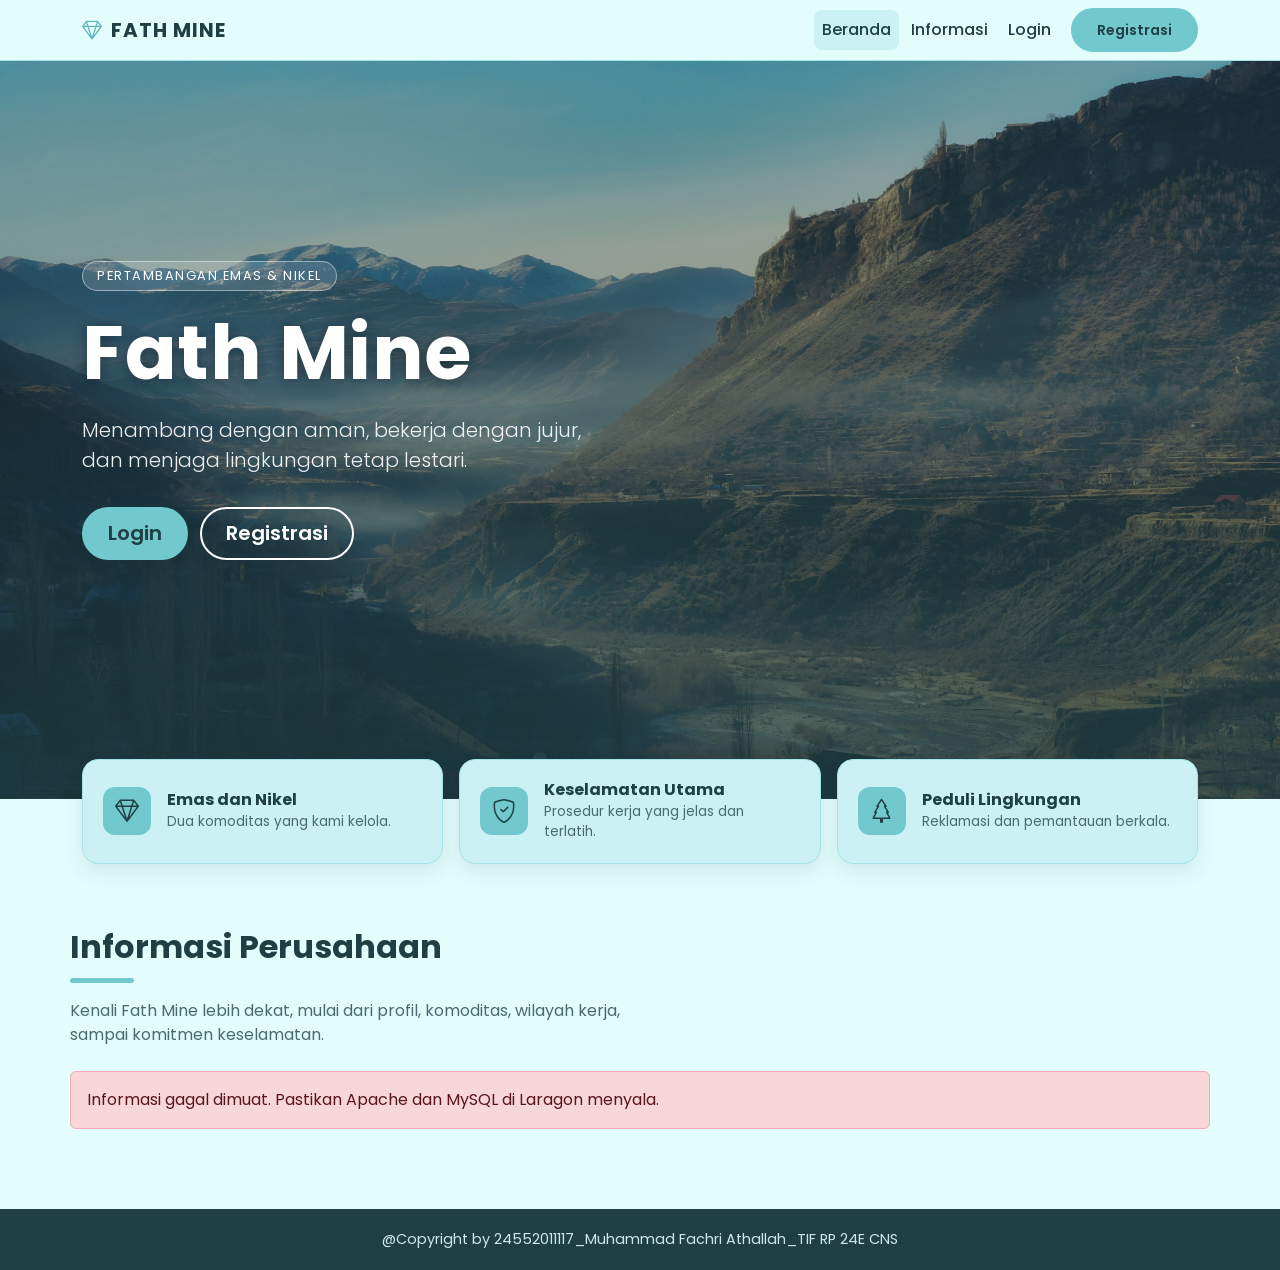
<file: project-1/index.html>
<!doctype html>
<html lang="id">
  <head>
    <meta charset="UTF-8" />
    <meta name="viewport" content="width=device-width, initial-scale=1" />
    <title>Beranda - Fath Mine</title>
    <link rel="preconnect" href="https://fonts.googleapis.com" />
    <link rel="preconnect" href="https://fonts.gstatic.com" crossorigin />
    <link
      href="https://fonts.googleapis.com/css2?family=Poppins:wght@400;500;600;700&display=swap"
      rel="stylesheet"
    />
    <link
      href="https://cdn.jsdelivr.net/npm/bootstrap@5.3.3/dist/css/bootstrap.min.css"
      rel="stylesheet"
    />
    <link
      href="https://cdn.jsdelivr.net/npm/bootstrap-icons@1.11.3/font/bootstrap-icons.min.css"
      rel="stylesheet"
    />
    <link href="css/style.css" rel="stylesheet" />
  </head>
  <body class="d-flex flex-column min-vh-100">
    <nav class="navbar navbar-expand-lg navbar-fm sticky-top">
      <div class="container">
        <a class="navbar-brand" href="index.html"
          ><i class="bi bi-gem"></i> FATH MINE</a
        >
        <button
          class="navbar-toggler"
          type="button"
          data-bs-toggle="collapse"
          data-bs-target="#menuNav"
          aria-label="Buka menu"
        >
          <span class="navbar-toggler-icon"></span>
        </button>
        <div class="collapse navbar-collapse" id="menuNav">
          <ul class="navbar-nav ms-auto align-items-lg-center gap-lg-1">
            <li class="nav-item">
              <a class="nav-link active" href="index.html">Beranda</a>
            </li>
            <li class="nav-item">
              <a class="nav-link" href="#informasi">Informasi</a>
            </li>
            <li class="nav-item" id="navLogin">
              <a class="nav-link" href="login.html">Login</a>
            </li>
            <li class="nav-item ms-lg-2" id="navRegistrasi">
              <a class="btn btn-aksen btn-sm" href="register.html"
                >Registrasi</a
              >
            </li>
          </ul>
        </div>
      </div>
    </nav>

    <header class="hero-beranda">
      <div class="container">
        <span class="hero-label">PERTAMBANGAN EMAS &amp; NIKEL</span>
        <h1>Fath Mine</h1>
        <p class="lead">
          Menambang dengan aman, bekerja dengan jujur, dan menjaga lingkungan
          tetap lestari.
        </p>
        <div id="aksiHero">
          <a href="login.html" class="btn btn-aksen btn-lg me-2 mb-2">Login</a>
          <a href="register.html" class="btn btn-garis-terang btn-lg mb-2"
            >Registrasi</a
          >
        </div>
      </div>
    </header>

    <main>
      <section class="pilar-strip">
        <div class="container">
          <div class="row g-3">
            <div class="col-md-4">
              <div class="pilar">
                <i class="bi bi-gem"></i>
                <div>
                  <h6>Emas dan Nikel</h6>
                  <p>Dua komoditas yang kami kelola.</p>
                </div>
              </div>
            </div>
            <div class="col-md-4">
              <div class="pilar">
                <i class="bi bi-shield-check"></i>
                <div>
                  <h6>Keselamatan Utama</h6>
                  <p>Prosedur kerja yang jelas dan terlatih.</p>
                </div>
              </div>
            </div>
            <div class="col-md-4">
              <div class="pilar">
                <i class="bi bi-tree"></i>
                <div>
                  <h6>Peduli Lingkungan</h6>
                  <p>Reklamasi dan pemantauan berkala.</p>
                </div>
              </div>
            </div>
          </div>
        </div>
      </section>

      <section id="informasi" class="container bagian">
        <h2>Informasi Perusahaan</h2>
        <div class="garis-aksen"></div>
        <p class="sub-bagian mb-4">
          Kenali Fath Mine lebih dekat, mulai dari profil, komoditas, wilayah
          kerja, sampai komitmen keselamatan.
        </p>

        <div class="row g-4" id="daftarInformasi">
          <div class="col-12 text-center py-5">
            <div class="spinner-border" role="status" aria-label="Memuat"></div>
          </div>
        </div>
      </section>
    </main>

    <footer class="footer-fm mt-auto">
      <div class="container">
        @Copyright by 24552011117_Muhammad Fachri Athallah_TIF RP 24E CNS
      </div>
    </footer>

    <script src="https://cdn.jsdelivr.net/npm/bootstrap@5.3.3/dist/js/bootstrap.bundle.min.js"></script>
    <script src="js/api.js"></script>
    <script>
      function buatKartu(item) {
        const gambar = item.gambar
          ? `<img src="img/${encodeURIComponent(item.gambar)}" alt="${escapeHtml(item.judul)}" loading="lazy" onerror="this.remove()">`
          : "";

        return `
                <div class="col-md-6 col-lg-4">
                    <a href="detail.html?id=${encodeURIComponent(item.id)}" class="kartu-foto">
                        ${gambar}
                        <div class="kartu-isi">
                            <h3>${escapeHtml(item.judul)}</h3>
                            <p>${escapeHtml(item.ringkasan)}</p>
                            <span class="selengkapnya">Lihat detail <i class="bi bi-arrow-right"></i></span>
                        </div>
                    </a>
                </div>`;
      }

      async function muatInformasi() {
        const wadah = document.getElementById("daftarInformasi");

        try {
          const hasil = await panggilApi("informasi.php");

          if (hasil.success && hasil.data.length > 0) {
            wadah.innerHTML = hasil.data.map(buatKartu).join("");
          } else {
            wadah.innerHTML = `<div class="col-12"><div class="alert alert-warning">Belum ada informasi yang tersedia.</div></div>`;
          }
        } catch (error) {
          wadah.innerHTML = `<div class="col-12"><div class="alert alert-danger">Informasi gagal dimuat. Pastikan Apache dan MySQL di Laragon menyala.</div></div>`;
        }
      }

      muatInformasi();
      sesuaikanTampilanLogin();
    </script>
  </body>
</html>
</file>
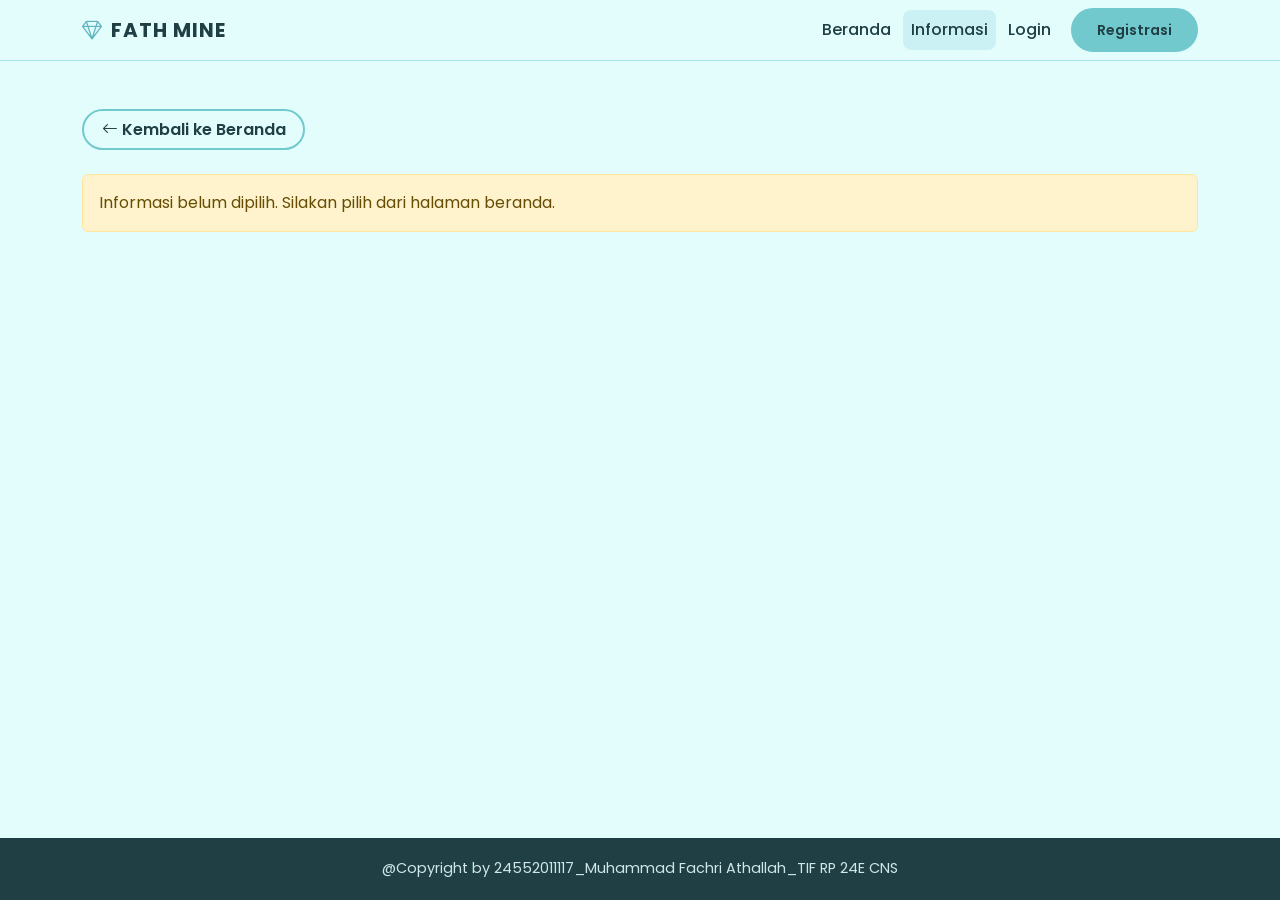
<file: project-1/detail.html>
<!doctype html>
<html lang="id">
  <head>
    <meta charset="UTF-8" />
    <meta name="viewport" content="width=device-width, initial-scale=1" />
    <title>Detail Informasi - Fath Mine</title>
    <link rel="preconnect" href="https://fonts.googleapis.com" />
    <link rel="preconnect" href="https://fonts.gstatic.com" crossorigin />
    <link
      href="https://fonts.googleapis.com/css2?family=Poppins:wght@400;500;600;700&display=swap"
      rel="stylesheet"
    />
    <link
      href="https://cdn.jsdelivr.net/npm/bootstrap@5.3.3/dist/css/bootstrap.min.css"
      rel="stylesheet"
    />
    <link
      href="https://cdn.jsdelivr.net/npm/bootstrap-icons@1.11.3/font/bootstrap-icons.min.css"
      rel="stylesheet"
    />
    <link href="css/style.css" rel="stylesheet" />
  </head>
  <body class="d-flex flex-column min-vh-100">
    <nav class="navbar navbar-expand-lg navbar-fm sticky-top">
      <div class="container">
        <a class="navbar-brand" href="index.html"
          ><i class="bi bi-gem"></i> FATH MINE</a
        >
        <button
          class="navbar-toggler"
          type="button"
          data-bs-toggle="collapse"
          data-bs-target="#menuNav"
          aria-label="Buka menu"
        >
          <span class="navbar-toggler-icon"></span>
        </button>
        <div class="collapse navbar-collapse" id="menuNav">
          <ul class="navbar-nav ms-auto align-items-lg-center gap-lg-1">
            <li class="nav-item">
              <a class="nav-link" href="index.html">Beranda</a>
            </li>
            <li class="nav-item">
              <a class="nav-link active" href="index.html#informasi"
                >Informasi</a
              >
            </li>
            <li class="nav-item" id="navLogin">
              <a class="nav-link" href="login.html">Login</a>
            </li>
            <li class="nav-item ms-lg-2" id="navRegistrasi">
              <a class="btn btn-aksen btn-sm" href="register.html"
                >Registrasi</a
              >
            </li>
          </ul>
        </div>
      </div>
    </nav>

    <main class="container py-4 py-md-5">
      <a href="index.html#informasi" class="btn btn-kembali mb-4"
        ><i class="bi bi-arrow-left"></i> Kembali ke Beranda</a
      >
      <div id="isiDetail">
        <div class="text-center py-5">
          <div class="spinner-border" role="status" aria-label="Memuat"></div>
        </div>
      </div>
    </main>

    <footer class="footer-fm mt-auto">
      <div class="container">
        @Copyright by 24552011117_Muhammad Fachri Athallah_TIF RP 24E CNS
      </div>
    </footer>

    <script src="https://cdn.jsdelivr.net/npm/bootstrap@5.3.3/dist/js/bootstrap.bundle.min.js"></script>
    <script src="js/api.js"></script>
    <script>
      async function muatInformasiLain(idSekarang) {
        const wadah = document.getElementById("daftarLain");

        try {
          const hasil = await panggilApi("informasi.php");

          if (hasil.success) {
            const lain = hasil.data.filter(function (x) {
              return Number(x.id) !== Number(idSekarang);
            });

            wadah.innerHTML = lain
              .map(function (x) {
                const thumb = x.gambar
                  ? `<img src="img/${encodeURIComponent(x.gambar)}" alt="" loading="lazy" onerror="this.remove()">`
                  : `<div class="thumb-kosong"></div>`;

                return `
                            <a class="item-lain" href="detail.html?id=${encodeURIComponent(x.id)}">
                                ${thumb}
                                <span class="judul-lain">${escapeHtml(x.judul)}</span>
                            </a>`;
              })
              .join("");
          }
        } catch (error) {
          wadah.innerHTML = "";
        }
      }

      async function muatDetail() {
        const wadah = document.getElementById("isiDetail");
        const id = new URLSearchParams(window.location.search).get("id");

        if (!id) {
          wadah.innerHTML = `<div class="alert alert-warning">Informasi belum dipilih. Silakan pilih dari halaman beranda.</div>`;
          return;
        }

        try {
          const hasil = await panggilApi(
            "informasi.php?id=" + encodeURIComponent(id),
          );

          if (hasil.success) {
            const item = hasil.data;
            document.title = item.judul + " - Fath Mine";

            const gambar = item.gambar
              ? `<img src="img/${encodeURIComponent(item.gambar)}" alt="${escapeHtml(item.judul)}" onerror="this.remove()">`
              : "";

            wadah.innerHTML = `
                        <div class="banner-detail mb-4">
                            ${gambar}
                            <div class="banner-isi">
                                <span class="hero-label">INFORMASI PERUSAHAAN</span>
                                <h1>${escapeHtml(item.judul)}</h1>
                                <p>${escapeHtml(item.ringkasan)}</p>
                            </div>
                        </div>

                        <div class="row g-4">
                            <div class="col-lg-8">
                                <article class="panel-isi">
                                    <p class="teks-detail">${escapeHtml(item.isi)}</p>
                                </article>
                            </div>
                            <div class="col-lg-4">
                                <aside class="panel-isi">
                                    <h5 class="mb-3">Informasi Lainnya</h5>
                                    <div id="daftarLain"></div>
                                </aside>
                            </div>
                        </div>`;

            muatInformasiLain(item.id);
          } else {
            wadah.innerHTML = `<div class="alert alert-warning">${escapeHtml(hasil.message)}</div>`;
          }
        } catch (error) {
          wadah.innerHTML = `<div class="alert alert-danger">Detail gagal dimuat. Pastikan Apache dan MySQL di Laragon menyala.</div>`;
        }
      }

      muatDetail();
      sesuaikanTampilanLogin();
    </script>
  </body>
</html>
</file>
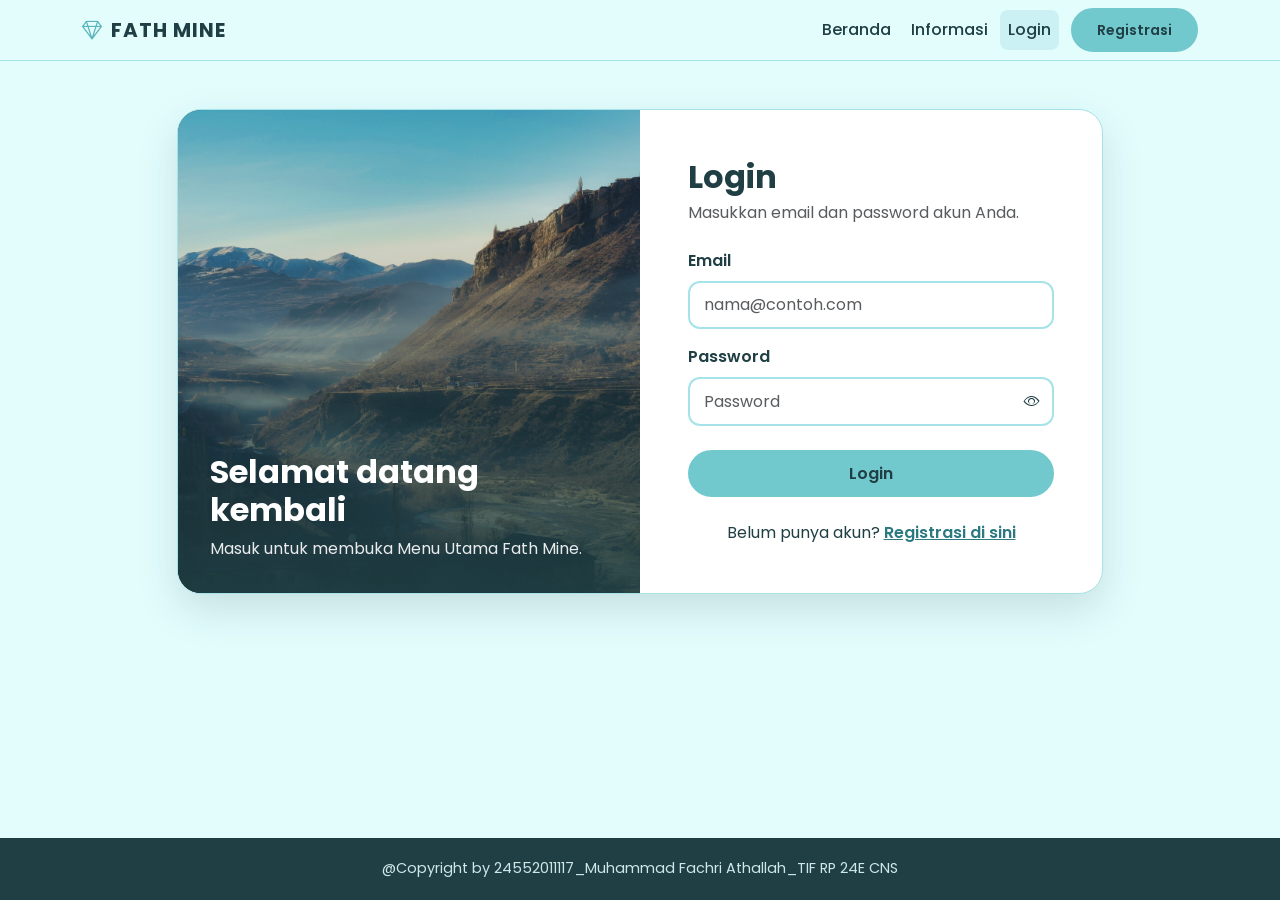
<file: project-1/login.html>
<!doctype html>
<html lang="id">
  <head>
    <meta charset="UTF-8" />
    <meta name="viewport" content="width=device-width, initial-scale=1" />
    <title>Login - Fath Mine</title>
    <link rel="preconnect" href="https://fonts.googleapis.com" />
    <link rel="preconnect" href="https://fonts.gstatic.com" crossorigin />
    <link
      href="https://fonts.googleapis.com/css2?family=Poppins:wght@400;500;600;700&display=swap"
      rel="stylesheet"
    />
    <link
      href="https://cdn.jsdelivr.net/npm/bootstrap@5.3.3/dist/css/bootstrap.min.css"
      rel="stylesheet"
    />
    <link
      href="https://cdn.jsdelivr.net/npm/bootstrap-icons@1.11.3/font/bootstrap-icons.min.css"
      rel="stylesheet"
    />
    <link href="css/style.css" rel="stylesheet" />
  </head>
  <body class="d-flex flex-column min-vh-100">
    <nav class="navbar navbar-expand-lg navbar-fm sticky-top">
      <div class="container">
        <a class="navbar-brand" href="index.html"
          ><i class="bi bi-gem"></i> FATH MINE</a
        >
        <button
          class="navbar-toggler"
          type="button"
          data-bs-toggle="collapse"
          data-bs-target="#menuNav"
          aria-label="Buka menu"
        >
          <span class="navbar-toggler-icon"></span>
        </button>
        <div class="collapse navbar-collapse" id="menuNav">
          <ul class="navbar-nav ms-auto align-items-lg-center gap-lg-1">
            <li class="nav-item">
              <a class="nav-link" href="index.html">Beranda</a>
            </li>
            <li class="nav-item">
              <a class="nav-link" href="index.html#informasi">Informasi</a>
            </li>
            <li class="nav-item">
              <a class="nav-link active" href="login.html">Login</a>
            </li>
            <li class="nav-item ms-lg-2">
              <a class="btn btn-aksen btn-sm" href="register.html"
                >Registrasi</a
              >
            </li>
          </ul>
        </div>
      </div>
    </nav>

    <main class="container py-4 py-md-5">
      <div class="row justify-content-center">
        <div class="col-xl-10">
          <div class="auth-kartu">
            <div class="auth-foto">
              <div class="auth-foto-isi">
                <h2>Selamat datang kembali</h2>
                <p>Masuk untuk membuka Menu Utama Fath Mine.</p>
              </div>
            </div>

            <div class="auth-form">
              <h2 class="mb-1">Login</h2>
              <p class="text-muted mb-4">
                Masukkan email dan password akun Anda.
              </p>

              <div id="pesan"></div>

              <form id="formLogin" novalidate>
                <div class="mb-3">
                  <label for="email" class="form-label">Email</label>
                  <input
                    type="email"
                    class="form-control"
                    id="email"
                    placeholder="nama@contoh.com"
                  />
                </div>
                <div class="mb-4">
                  <label for="password" class="form-label">Password</label>
                  <div class="input-group">
                    <input
                      type="password"
                      class="form-control"
                      id="password"
                      placeholder="Password"
                    />
                    <button
                      type="button"
                      class="btn btn-lihat"
                      id="lihatPassword"
                      aria-label="Tampilkan password"
                    >
                      <i class="bi bi-eye"></i>
                    </button>
                  </div>
                </div>
                <button type="submit" class="btn btn-aksen w-100" id="tombol">
                  Login
                </button>
              </form>

              <p class="text-center mt-4 mb-0">
                Belum punya akun? <a href="register.html">Registrasi di sini</a>
              </p>
            </div>
          </div>
        </div>
      </div>
    </main>

    <footer class="footer-fm mt-auto">
      <div class="container">
        @Copyright by 24552011117_Muhammad Fachri Athallah_TIF RP 24E CNS
      </div>
    </footer>

    <script src="https://cdn.jsdelivr.net/npm/bootstrap@5.3.3/dist/js/bootstrap.bundle.min.js"></script>
    <script src="js/api.js"></script>
    <script>
      if (ambilLogin()) {
        window.location.href = "menu.html";
      }
      function tampilkanPesan(jenis, teks) {
        document.getElementById("pesan").innerHTML =
          `<div class="alert alert-${jenis}">${escapeHtml(teks)}</div>`;
      }

      pasangTombolLihat("password", "lihatPassword");

      document
        .getElementById("formLogin")
        .addEventListener("submit", async function (e) {
          e.preventDefault();

          const email = document.getElementById("email").value.trim();
          const password = document.getElementById("password").value;
          const tombol = document.getElementById("tombol");

          // Validasi input memakai struktur percabangan if
          if (email === "") {
            tampilkanPesan("danger", "Email wajib diisi.");
          } else if (password === "") {
            tampilkanPesan("danger", "Password wajib diisi.");
          } else {
            tombol.disabled = true;
            try {
              const hasil = await panggilApi("login.php", "POST", {
                email: email,
                password: password,
              });

              // Validasi hasil login memakai if
              if (hasil.success) {
                simpanLogin(hasil.data);
                window.location.href = "menu.html";
              } else {
                tampilkanPesan("danger", hasil.message);
                tombol.disabled = false;
              }
            } catch (error) {
              tampilkanPesan(
                "danger",
                "Tidak dapat terhubung ke server. Pastikan Apache dan MySQL di Laragon menyala.",
              );
              tombol.disabled = false;
            }
          }
        });
    </script>
  </body>
</html>
</file>
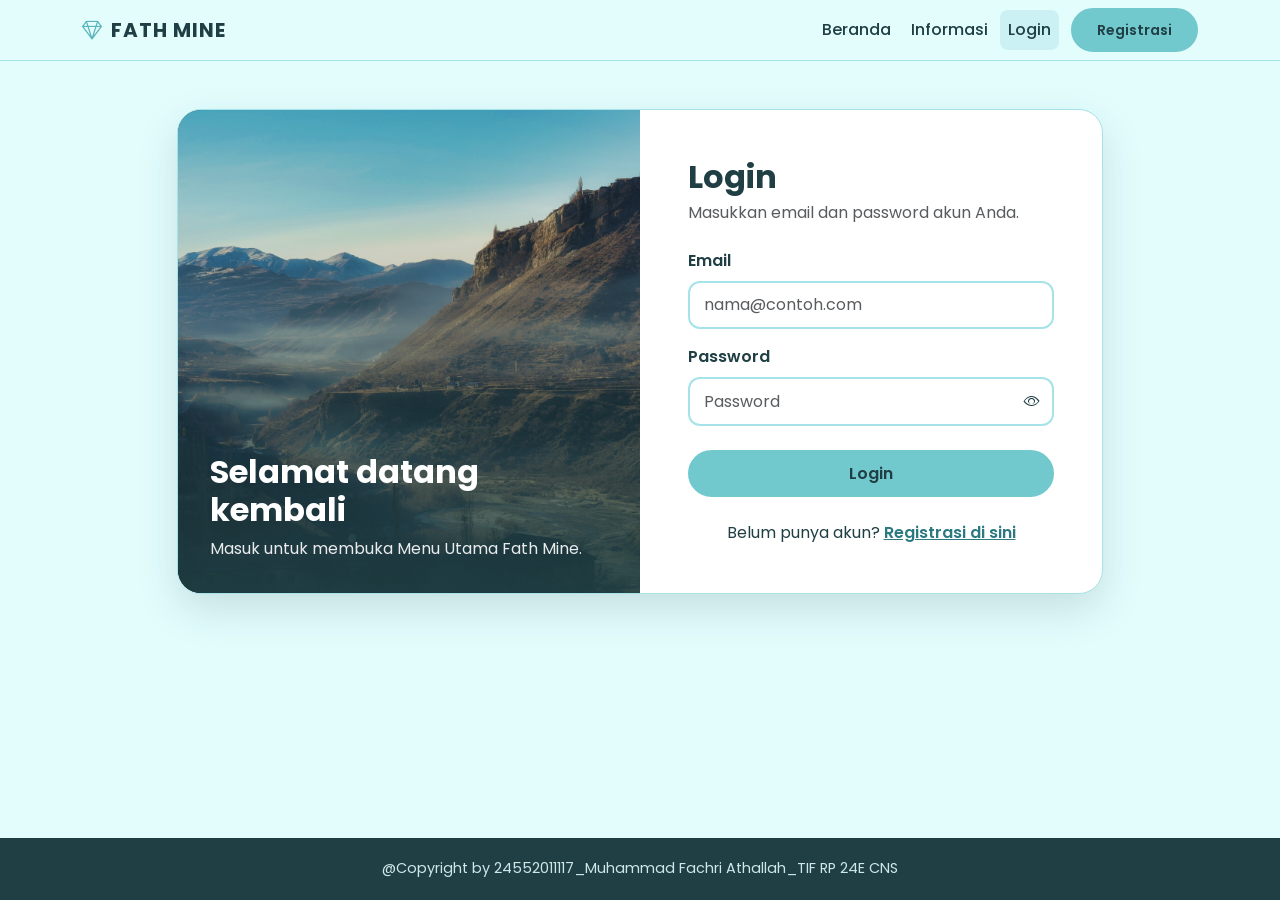
<file: project-1/menu.html>
<!doctype html>
<html lang="id">
  <head>
    <meta charset="UTF-8" />
    <meta name="viewport" content="width=device-width, initial-scale=1" />
    <title>Menu Utama - Fath Mine</title>
    <link rel="preconnect" href="https://fonts.googleapis.com" />
    <link rel="preconnect" href="https://fonts.gstatic.com" crossorigin />
    <link
      href="https://fonts.googleapis.com/css2?family=Poppins:wght@400;500;600;700&display=swap"
      rel="stylesheet"
    />
    <link
      href="https://cdn.jsdelivr.net/npm/bootstrap@5.3.3/dist/css/bootstrap.min.css"
      rel="stylesheet"
    />
    <link
      href="https://cdn.jsdelivr.net/npm/bootstrap-icons@1.11.3/font/bootstrap-icons.min.css"
      rel="stylesheet"
    />
    <link href="css/style.css" rel="stylesheet" />
    <script src="js/api.js"></script>
    <script>
      // Proteksi halaman: hanya untuk pengguna yang sudah login
      if (!ambilLogin()) {
        window.location.href = "login.html";
      }
    </script>
  </head>
  <body class="d-flex flex-column min-vh-100">
    <nav class="navbar navbar-expand-lg navbar-fm sticky-top">
      <div class="container">
        <a class="navbar-brand" href="index.html"
          ><i class="bi bi-gem"></i> FATH MINE</a
        >
        <button
          class="navbar-toggler"
          type="button"
          data-bs-toggle="collapse"
          data-bs-target="#menuNav"
          aria-label="Buka menu"
        >
          <span class="navbar-toggler-icon"></span>
        </button>
        <div class="collapse navbar-collapse" id="menuNav">
          <ul class="navbar-nav ms-auto align-items-lg-center gap-lg-1">
            <li class="nav-item">
              <a class="nav-link" href="index.html">Beranda</a>
            </li>
            <li class="nav-item">
              <a class="nav-link" href="index.html#informasi">Informasi</a>
            </li>
            <li class="nav-item">
              <a class="nav-link active" href="menu.html">Menu Utama</a>
            </li>
            <li class="nav-item ms-lg-2">
              <button type="button" class="btn btn-aksen btn-sm" id="btnLogout">
                Logout
              </button>
            </li>
          </ul>
        </div>
      </div>
    </nav>

    <main class="container py-4 py-md-5">
      <div class="banner-detail pendek mb-4">
        <img
          src="img/dashboard.jpg"
          alt="Area tambang Fath Mine"
          onerror="this.remove()"
        />
        <div class="banner-isi">
          <span class="hero-label">MENU UTAMA</span>
          <h1>Selamat datang, <span id="namaUser"></span>!</h1>
          <p>Anda berhasil masuk. Silakan pilih menu di bawah ini.</p>
        </div>
      </div>

      <div class="row g-4">
        <div class="col-md-4">
          <a href="index.html#informasi" class="menu-kartu">
            <div class="menu-ikon"><i class="bi bi-journal-text"></i></div>
            <h5>Informasi Perusahaan</h5>
            <p>
              Profil, komoditas, wilayah operasi, dan komitmen keselamatan Fath
              Mine.
            </p>
            <span class="tautan-kartu"
              >Buka informasi <i class="bi bi-arrow-right"></i
            ></span>
          </a>
        </div>
        <div class="col-md-4">
          <div class="menu-kartu">
            <div class="menu-ikon"><i class="bi bi-person-circle"></i></div>
            <h5>Akun Saya</h5>
            <p class="mb-1">
              <strong>Nama:</strong> <span id="infoNama"></span>
            </p>
            <p class="mb-0">
              <strong>Email:</strong> <span id="infoEmail"></span>
            </p>
          </div>
        </div>
        <div class="col-md-4">
          <button type="button" class="menu-kartu" id="btnLogoutKartu">
            <div class="menu-ikon"><i class="bi bi-box-arrow-right"></i></div>
            <h5>Keluar</h5>
            <p>Akhiri sesi dan kembali ke halaman login.</p>
            <span class="tautan-kartu"
              >Logout <i class="bi bi-arrow-right"></i
            ></span>
          </button>
        </div>
      </div>
    </main>

    <footer class="footer-fm mt-auto">
      <div class="container">
        @Copyright by 24552011117_Muhammad Fachri Athallah_TIF RP 24E CNS
      </div>
    </footer>

    <script src="https://cdn.jsdelivr.net/npm/bootstrap@5.3.3/dist/js/bootstrap.bundle.min.js"></script>
    <script>
      const user = ambilLogin();

      if (user) {
        document.getElementById("namaUser").textContent = user.nama;
        document.getElementById("infoNama").textContent = user.nama;
        document.getElementById("infoEmail").textContent = user.email;
      }

      function keluar() {
        hapusLogin();
        window.location.href = "login.html";
      }

      document.getElementById("btnLogout").addEventListener("click", keluar);
      document
        .getElementById("btnLogoutKartu")
        .addEventListener("click", keluar);
    </script>
  </body>
</html>
</file>
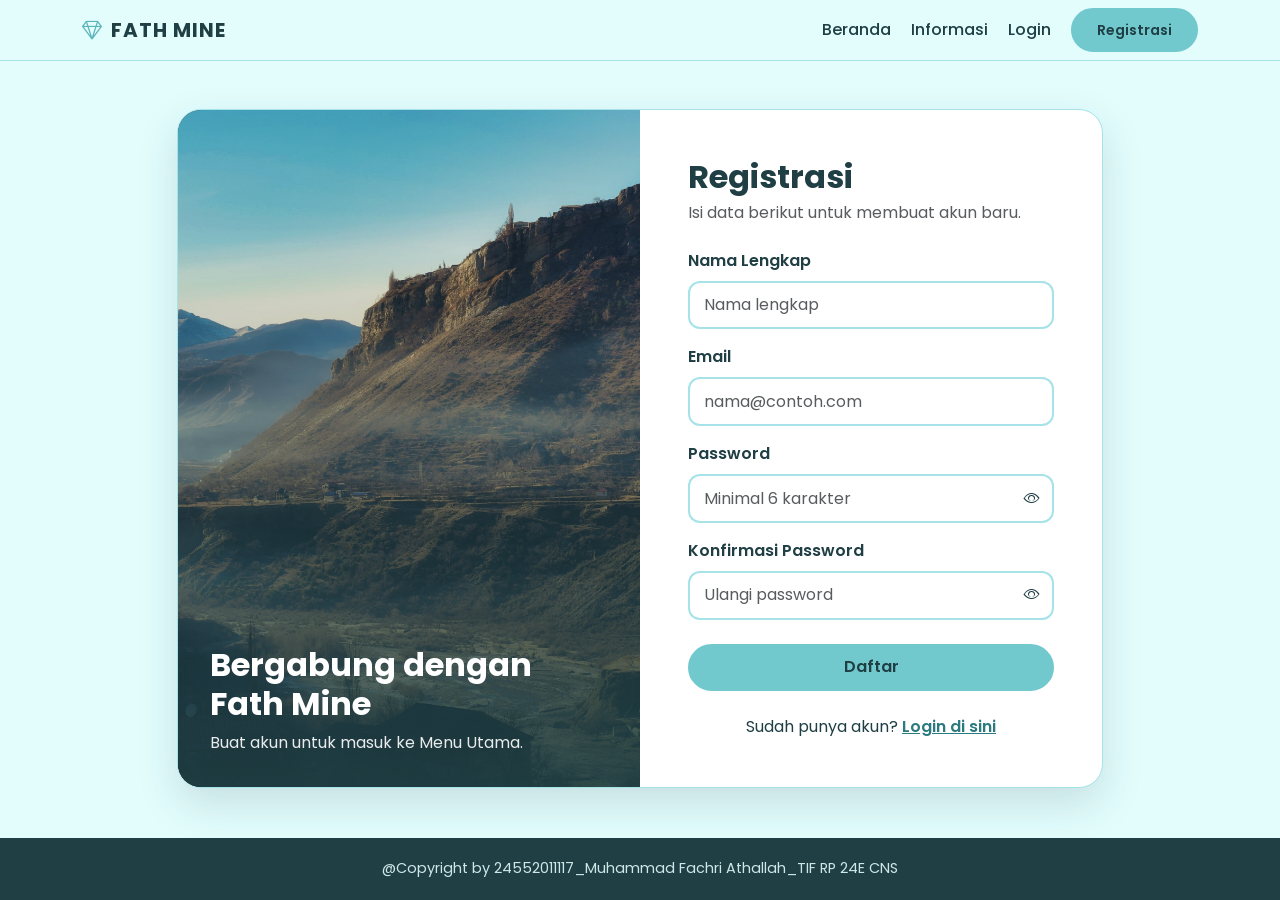
<file: project-1/register.html>
<!doctype html>
<html lang="id">
  <head>
    <meta charset="UTF-8" />
    <meta name="viewport" content="width=device-width, initial-scale=1" />
    <title>Registrasi - Fath Mine</title>
    <link rel="preconnect" href="https://fonts.googleapis.com" />
    <link rel="preconnect" href="https://fonts.gstatic.com" crossorigin />
    <link
      href="https://fonts.googleapis.com/css2?family=Poppins:wght@400;500;600;700&display=swap"
      rel="stylesheet"
    />
    <link
      href="https://cdn.jsdelivr.net/npm/bootstrap@5.3.3/dist/css/bootstrap.min.css"
      rel="stylesheet"
    />
    <link
      href="https://cdn.jsdelivr.net/npm/bootstrap-icons@1.11.3/font/bootstrap-icons.min.css"
      rel="stylesheet"
    />
    <link href="css/style.css" rel="stylesheet" />
  </head>
  <body class="d-flex flex-column min-vh-100">
    <nav class="navbar navbar-expand-lg navbar-fm sticky-top">
      <div class="container">
        <a class="navbar-brand" href="index.html"
          ><i class="bi bi-gem"></i> FATH MINE</a
        >
        <button
          class="navbar-toggler"
          type="button"
          data-bs-toggle="collapse"
          data-bs-target="#menuNav"
          aria-label="Buka menu"
        >
          <span class="navbar-toggler-icon"></span>
        </button>
        <div class="collapse navbar-collapse" id="menuNav">
          <ul class="navbar-nav ms-auto align-items-lg-center gap-lg-1">
            <li class="nav-item">
              <a class="nav-link" href="index.html">Beranda</a>
            </li>
            <li class="nav-item">
              <a class="nav-link" href="index.html#informasi">Informasi</a>
            </li>
            <li class="nav-item">
              <a class="nav-link" href="login.html">Login</a>
            </li>
            <li class="nav-item ms-lg-2">
              <a class="btn btn-aksen btn-sm" href="register.html"
                >Registrasi</a
              >
            </li>
          </ul>
        </div>
      </div>
    </nav>

    <main class="container py-4 py-md-5">
      <div class="row justify-content-center">
        <div class="col-xl-10">
          <div class="auth-kartu">
            <div class="auth-foto posisi-kanan">
              <div class="auth-foto-isi">
                <h2>Bergabung dengan Fath Mine</h2>
                <p>Buat akun untuk masuk ke Menu Utama.</p>
              </div>
            </div>

            <div class="auth-form">
              <h2 class="mb-1">Registrasi</h2>
              <p class="text-muted mb-4">
                Isi data berikut untuk membuat akun baru.
              </p>

              <div id="pesan"></div>

              <form id="formRegister" novalidate>
                <div class="mb-3">
                  <label for="nama" class="form-label">Nama Lengkap</label>
                  <input
                    type="text"
                    class="form-control"
                    id="nama"
                    placeholder="Nama lengkap"
                  />
                </div>
                <div class="mb-3">
                  <label for="email" class="form-label">Email</label>
                  <input
                    type="email"
                    class="form-control"
                    id="email"
                    placeholder="nama@contoh.com"
                  />
                </div>
                <div class="mb-3">
                  <label for="password" class="form-label">Password</label>
                  <div class="input-group">
                    <input
                      type="password"
                      class="form-control"
                      id="password"
                      placeholder="Minimal 6 karakter"
                    />
                    <button
                      type="button"
                      class="btn btn-lihat"
                      id="lihatPassword"
                      aria-label="Tampilkan password"
                    >
                      <i class="bi bi-eye"></i>
                    </button>
                  </div>
                </div>
                <div class="mb-4">
                  <label for="konfirmasi" class="form-label"
                    >Konfirmasi Password</label
                  >
                  <div class="input-group">
                    <input
                      type="password"
                      class="form-control"
                      id="konfirmasi"
                      placeholder="Ulangi password"
                    />
                    <button
                      type="button"
                      class="btn btn-lihat"
                      id="lihatKonfirmasi"
                      aria-label="Tampilkan konfirmasi password"
                    >
                      <i class="bi bi-eye"></i>
                    </button>
                  </div>
                </div>
                <button type="submit" class="btn btn-aksen w-100" id="tombol">
                  Daftar
                </button>
              </form>

              <p class="text-center mt-4 mb-0">
                Sudah punya akun? <a href="login.html">Login di sini</a>
              </p>
            </div>
          </div>
        </div>
      </div>
    </main>

    <footer class="footer-fm mt-auto">
      <div class="container">
        @Copyright by 24552011117_Muhammad Fachri Athallah_TIF RP 24E CNS
      </div>
    </footer>

    <script src="https://cdn.jsdelivr.net/npm/bootstrap@5.3.3/dist/js/bootstrap.bundle.min.js"></script>
    <script src="js/api.js"></script>
    <script>
      if (ambilLogin()) {
        window.location.href = "menu.html";
      }
      function tampilkanPesan(jenis, teks) {
        document.getElementById("pesan").innerHTML =
          `<div class="alert alert-${jenis}">${escapeHtml(teks)}</div>`;
      }

      pasangTombolLihat("password", "lihatPassword");
      pasangTombolLihat("konfirmasi", "lihatKonfirmasi");

      document
        .getElementById("formRegister")
        .addEventListener("submit", async function (e) {
          e.preventDefault();

          const nama = document.getElementById("nama").value.trim();
          const email = document.getElementById("email").value.trim();
          const password = document.getElementById("password").value;
          const konfirmasi = document.getElementById("konfirmasi").value;
          const tombol = document.getElementById("tombol");

          if (
            nama === "" ||
            email === "" ||
            password === "" ||
            konfirmasi === ""
          ) {
            tampilkanPesan("danger", "Semua kolom wajib diisi.");
          } else if (password.length < 6) {
            tampilkanPesan("danger", "Password minimal 6 karakter.");
          } else if (password !== konfirmasi) {
            tampilkanPesan("danger", "Konfirmasi password tidak sama.");
          } else {
            tombol.disabled = true;
            try {
              const hasil = await panggilApi("register.php", "POST", {
                nama: nama,
                email: email,
                password: password,
              });

              if (hasil.success) {
                tampilkanPesan(
                  "success",
                  "Registrasi berhasil. Anda akan dialihkan ke halaman login...",
                );
                setTimeout(function () {
                  window.location.href = "login.html";
                }, 1500);
              } else {
                tampilkanPesan("danger", hasil.message);
                tombol.disabled = false;
              }
            } catch (error) {
              tampilkanPesan(
                "danger",
                "Tidak dapat terhubung ke server. Pastikan Apache dan MySQL di Laragon menyala.",
              );
              tombol.disabled = false;
            }
          }
        });
    </script>
  </body>
</html>
</file>
<file: project-1/css/style.css>
:root {
  --latar: #e3fdfd;
  --kartu: #cbf1f5;
  --garis: #a6e3e9;
  --aksen: #71c9ce;
  --aksen-hover: #5bb5bb;
  --teks: #1f3f44;
  --teks-lembut: #4a6a6f;
}

html {
  scroll-behavior: smooth;
}

body {
  font-family:
    "Poppins",
    system-ui,
    -apple-system,
    "Segoe UI",
    Roboto,
    sans-serif;
  background: var(--latar);
  color: var(--teks);
}

h1,
h2,
h3,
h4,
h5 {
  font-weight: 700;
  color: var(--teks);
}

.bagian {
  padding: 4rem 0;
}

#informasi {
  scroll-margin-top: 5rem;
}

.navbar-fm {
  background: rgba(227, 253, 253, 0.92);
  backdrop-filter: blur(8px);
  border-bottom: 1px solid var(--garis);
}

.navbar-fm .navbar-brand {
  display: flex;
  align-items: center;
  gap: 0.5rem;
  font-weight: 700;
  letter-spacing: 1px;
  color: var(--teks);
}

.navbar-fm .navbar-brand i {
  color: var(--aksen-hover);
}

.navbar-fm .nav-link {
  color: var(--teks);
  font-weight: 500;
  border-radius: 0.5rem;
  padding: 0.5rem 0.9rem;
}

.navbar-fm .nav-link:hover,
.navbar-fm .nav-link.active {
  background: var(--kartu);
  color: var(--teks);
}

.btn-aksen {
  background: var(--aksen);
  border: 2px solid var(--aksen);
  color: var(--teks);
  font-weight: 600;
  border-radius: 50rem;
  padding: 0.6rem 1.5rem;
}

.btn-aksen:hover {
  background: var(--aksen-hover);
  border-color: var(--aksen-hover);
  color: var(--teks);
}

.btn-garis-terang {
  border: 2px solid #fff;
  color: #fff;
  font-weight: 600;
  border-radius: 50rem;
  padding: 0.6rem 1.5rem;
}

.btn-garis-terang:hover {
  background: #fff;
  color: var(--teks);
}

.hero-beranda {
  position: relative;
  min-height: 82vh;
  display: flex;
  align-items: center;
  padding: 5rem 0 7rem;
  background: url("../img/dashboard.jpg") center / cover no-repeat;
  background-color: var(--teks);
  color: #fff;
}

.hero-beranda::before {
  content: "";
  position: absolute;
  inset: 0;
  background: linear-gradient(
    180deg,
    rgba(31, 63, 68, 0.35) 0%,
    rgba(31, 63, 68, 0.8) 100%
  );
}

.hero-beranda .container {
  position: relative;
  z-index: 1;
}

.hero-label {
  display: inline-block;
  padding: 0.3rem 0.9rem;
  margin-bottom: 1rem;
  border: 1px solid rgba(255, 255, 255, 0.45);
  background: rgba(255, 255, 255, 0.15);
  border-radius: 50rem;
  font-size: 0.8rem;
  letter-spacing: 1.5px;
}

.hero-beranda h1 {
  color: #fff;
  font-size: clamp(2.6rem, 8vw, 4.75rem);
  letter-spacing: 0.5px;
  text-shadow: 0 2px 14px rgba(0, 0, 0, 0.35);
}

.hero-beranda .lead {
  max-width: 34rem;
  margin: 1rem 0 2rem;
  color: rgba(255, 255, 255, 0.92);
}

.pilar-strip {
  position: relative;
  z-index: 2;
  margin-top: -3.5rem;
}

.pilar {
  display: flex;
  align-items: center;
  gap: 1rem;
  height: 100%;
  padding: 1.25rem;
  background: var(--kartu);
  border: 1px solid var(--garis);
  border-radius: 1rem;
  box-shadow: 0 0.5rem 1.25rem rgba(31, 63, 68, 0.1);
}

.pilar i {
  flex-shrink: 0;
  display: grid;
  place-items: center;
  width: 3rem;
  height: 3rem;
  font-size: 1.5rem;
  border-radius: 0.75rem;
  background: var(--aksen);
  color: var(--teks);
}

.pilar h6 {
  margin: 0 0 0.15rem;
  font-weight: 700;
}

.pilar p {
  margin: 0;
  font-size: 0.85rem;
  color: var(--teks-lembut);
}

.garis-aksen {
  width: 4rem;
  height: 0.3rem;
  margin: 0.75rem 0 1rem;
  background: var(--aksen);
  border-radius: 1rem;
}

.sub-bagian {
  max-width: 38rem;
  color: var(--teks-lembut);
}

.kartu-foto {
  position: relative;
  display: block;
  aspect-ratio: 4 / 3;
  overflow: hidden;
  border-radius: 1.25rem;
  background: var(--aksen);
  color: #fff;
  text-decoration: none;
  box-shadow: 0 0.5rem 1.25rem rgba(31, 63, 68, 0.15);
  transition:
    transform 0.25s,
    box-shadow 0.25s;
}

.kartu-foto:hover {
  transform: translateY(-6px);
  box-shadow: 0 1rem 2rem rgba(31, 63, 68, 0.25);
  color: #fff;
}

.kartu-foto img {
  position: absolute;
  inset: 0;
  width: 100%;
  height: 100%;
  object-fit: cover;
  transition: transform 0.4s;
}

.kartu-foto:hover img {
  transform: scale(1.06);
}

.kartu-foto::after {
  content: "";
  position: absolute;
  inset: 0;
  background: linear-gradient(
    180deg,
    rgba(31, 63, 68, 0) 35%,
    rgba(31, 63, 68, 0.92) 100%
  );
}

.kartu-isi {
  position: absolute;
  left: 0;
  right: 0;
  bottom: 0;
  z-index: 1;
  padding: 1.25rem;
}

.kartu-isi h3 {
  margin: 0 0 0.35rem;
  font-size: 1.25rem;
  color: #fff;
}

.kartu-isi p {
  margin: 0 0 0.6rem;
  font-size: 0.88rem;
  color: rgba(255, 255, 255, 0.9);
  display: -webkit-box;
  -webkit-line-clamp: 2;
  -webkit-box-orient: vertical;
  overflow: hidden;
}

.kartu-isi .selengkapnya {
  font-size: 0.85rem;
  font-weight: 600;
  color: var(--aksen);
}

.footer-fm {
  background: var(--teks);
  color: #cfe7e9;
  padding: 1.25rem 0;
  text-align: center;
  font-size: 0.9rem;
}

@media (prefers-reduced-motion: reduce) {
  * {
    transition: none !important;
    scroll-behavior: auto !important;
  }
}

.btn-emas {
  background: var(--aksen);
  border-color: var(--aksen);
  color: var(--teks);
  font-weight: 600;
}

.btn-emas:hover {
  background: var(--aksen-hover);
  border-color: var(--aksen-hover);
  color: var(--teks);
}

.kartu-info {
  border: 0;
  border-top: 4px solid var(--aksen);
}

.hero {
  background: var(--teks);
  color: #fff;
}

.hero h1 {
  color: #fff;
}

.btn-kembali {
  background: transparent;
  border: 2px solid var(--aksen);
  color: var(--teks);
  font-weight: 600;
  border-radius: 50rem;
  padding: 0.4rem 1.1rem;
}

.btn-kembali:hover {
  background: var(--aksen);
  color: var(--teks);
}

.banner-detail {
  position: relative;
  height: clamp(280px, 48vh, 440px);
  overflow: hidden;
  border-radius: 1.5rem;
  background: var(--aksen);
  color: #fff;
  box-shadow: 0 0.75rem 1.75rem rgba(31, 63, 68, 0.2);
}

.banner-detail img {
  position: absolute;
  inset: 0;
  width: 100%;
  height: 100%;
  object-fit: cover;
}

.banner-detail::after {
  content: "";
  position: absolute;
  inset: 0;
  background: linear-gradient(
    180deg,
    rgba(31, 63, 68, 0) 25%,
    rgba(31, 63, 68, 0.9) 100%
  );
}

.banner-isi {
  position: absolute;
  left: 0;
  right: 0;
  bottom: 0;
  z-index: 1;
  padding: clamp(1.25rem, 4vw, 2.5rem);
}

.banner-isi h1 {
  margin: 0 0 0.5rem;
  font-size: clamp(1.8rem, 5vw, 3rem);
  color: #fff;
  text-shadow: 0 2px 12px rgba(0, 0, 0, 0.3);
}

.banner-isi p {
  margin: 0;
  max-width: 40rem;
  color: rgba(255, 255, 255, 0.92);
}

.panel-isi {
  background: #fff;
  border: 1px solid var(--garis);
  border-radius: 1.25rem;
  padding: clamp(1.25rem, 4vw, 2.25rem);
  box-shadow: 0 0.5rem 1.25rem rgba(31, 63, 68, 0.08);
}

.teks-detail {
  margin: 0;
  line-height: 1.9;
  white-space: pre-line;
}

.item-lain {
  display: flex;
  align-items: center;
  gap: 0.85rem;
  padding: 0.6rem;
  border-radius: 0.9rem;
  color: var(--teks);
  text-decoration: none;
  transition: background 0.2s;
}

.item-lain:hover {
  background: var(--kartu);
  color: var(--teks);
}

.item-lain img,
.item-lain .thumb-kosong {
  flex-shrink: 0;
  width: 3.5rem;
  height: 3.5rem;
  border-radius: 0.75rem;
  object-fit: cover;
  background: var(--aksen);
}

.item-lain .judul-lain {
  font-size: 0.92rem;
  font-weight: 600;
  line-height: 1.3;
}

.auth-kartu {
  display: grid;
  grid-template-columns: 1fr 1fr;
  overflow: hidden;
  border-radius: 1.5rem;
  background: #fff;
  border: 1px solid var(--garis);
  box-shadow: 0 1rem 2.5rem rgba(31, 63, 68, 0.15);
}

.auth-foto {
  position: relative;
  display: flex;
  align-items: flex-end;
  min-height: 480px;
  background: url("../img/dashboard.jpg") center / cover no-repeat;
  background-color: var(--teks);
  color: #fff;
}

.auth-foto.posisi-kanan {
  background-position: 75% center;
}

.auth-foto::before {
  content: "";
  position: absolute;
  inset: 0;
  background: linear-gradient(
    180deg,
    rgba(31, 63, 68, 0.1) 20%,
    rgba(31, 63, 68, 0.92) 100%
  );
}

.auth-foto-isi {
  position: relative;
  z-index: 1;
  padding: 2rem;
}

.auth-foto-isi h2 {
  margin-bottom: 0.5rem;
  font-size: clamp(1.5rem, 3vw, 2rem);
  color: #fff;
}

.auth-foto-isi p {
  margin: 0;
  color: rgba(255, 255, 255, 0.9);
}

.auth-form {
  display: flex;
  flex-direction: column;
  justify-content: center;
  padding: clamp(1.5rem, 5vw, 3rem);
}

.auth-form .form-label {
  font-weight: 600;
}

.auth-form .form-control {
  padding: 0.65rem 0.9rem;
  border: 2px solid var(--garis);
  border-radius: 0.75rem;
}

.auth-form .form-control:focus {
  border-color: var(--aksen);
  box-shadow: 0 0 0 0.25rem rgba(113, 201, 206, 0.35);
}

.auth-form .input-group .form-control {
  border-right: 0;
  border-top-right-radius: 0;
  border-bottom-right-radius: 0;
}

.btn-lihat {
  border: 2px solid var(--garis);
  border-left: 0;
  border-radius: 0 0.75rem 0.75rem 0;
  background: #fff;
  color: var(--teks);
}

.btn-lihat:hover {
  background: var(--kartu);
  color: var(--teks);
}

.auth-form a {
  color: #2b7a80;
  font-weight: 600;
}

@media (max-width: 767.98px) {
  .auth-kartu {
    grid-template-columns: 1fr;
  }

  .auth-foto {
    min-height: 190px;
  }
}

.banner-detail.pendek {
  height: clamp(220px, 34vh, 320px);
}

.menu-kartu {
  display: block;
  width: 100%;
  height: 100%;
  padding: 1.5rem;
  background: #fff;
  border: 1px solid var(--garis);
  border-radius: 1.25rem;
  box-shadow: 0 0.5rem 1.25rem rgba(31, 63, 68, 0.08);
  color: var(--teks);
  font: inherit;
  text-align: left;
  text-decoration: none;
  transition:
    transform 0.25s,
    box-shadow 0.25s;
}

a.menu-kartu,
button.menu-kartu {
  cursor: pointer;
}

a.menu-kartu:hover,
button.menu-kartu:hover {
  transform: translateY(-6px);
  box-shadow: 0 1rem 2rem rgba(31, 63, 68, 0.18);
  color: var(--teks);
}

.menu-ikon {
  display: grid;
  place-items: center;
  width: 3rem;
  height: 3rem;
  margin-bottom: 1rem;
  font-size: 1.5rem;
  border-radius: 0.75rem;
  background: var(--aksen);
  color: var(--teks);
}

.menu-kartu h5 {
  margin-bottom: 0.5rem;
}

.menu-kartu p {
  color: var(--teks-lembut);
}

.menu-kartu .tautan-kartu {
  font-weight: 600;
  color: #2b7a80;
}
</file>
